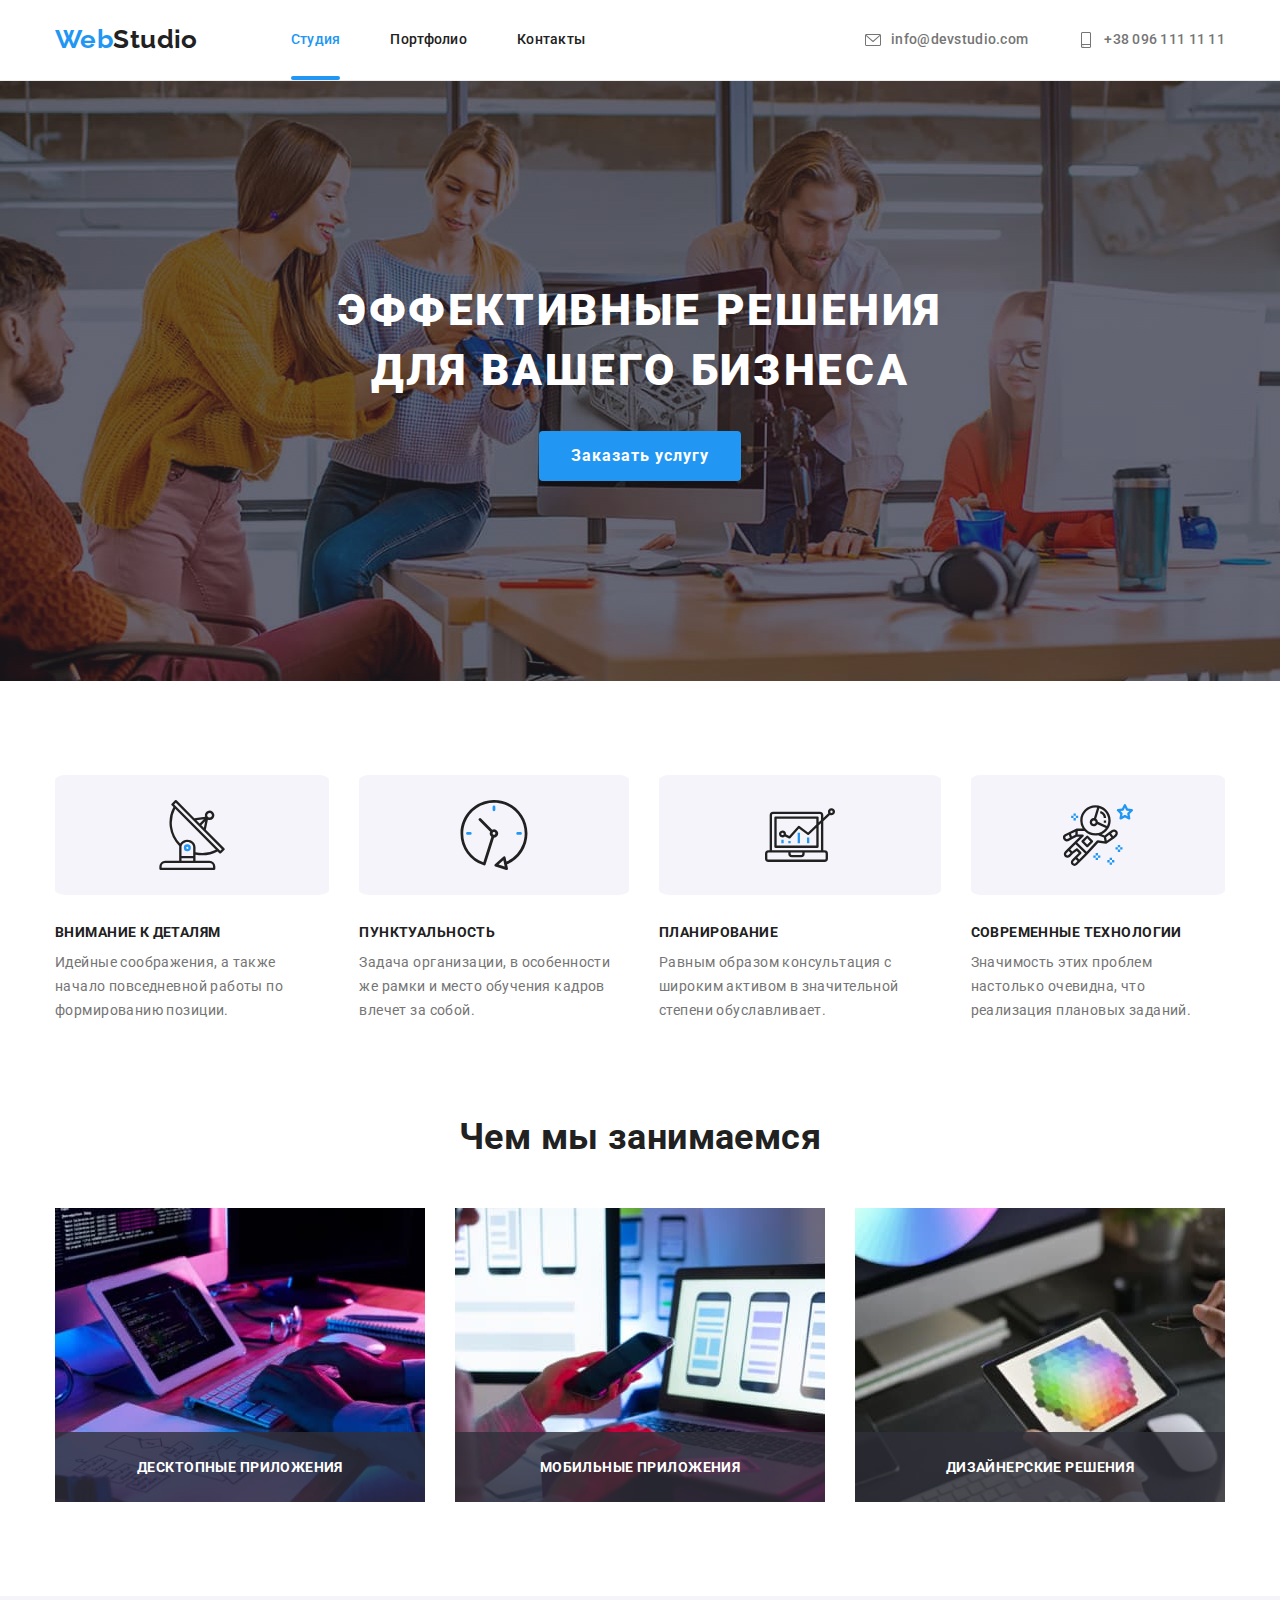
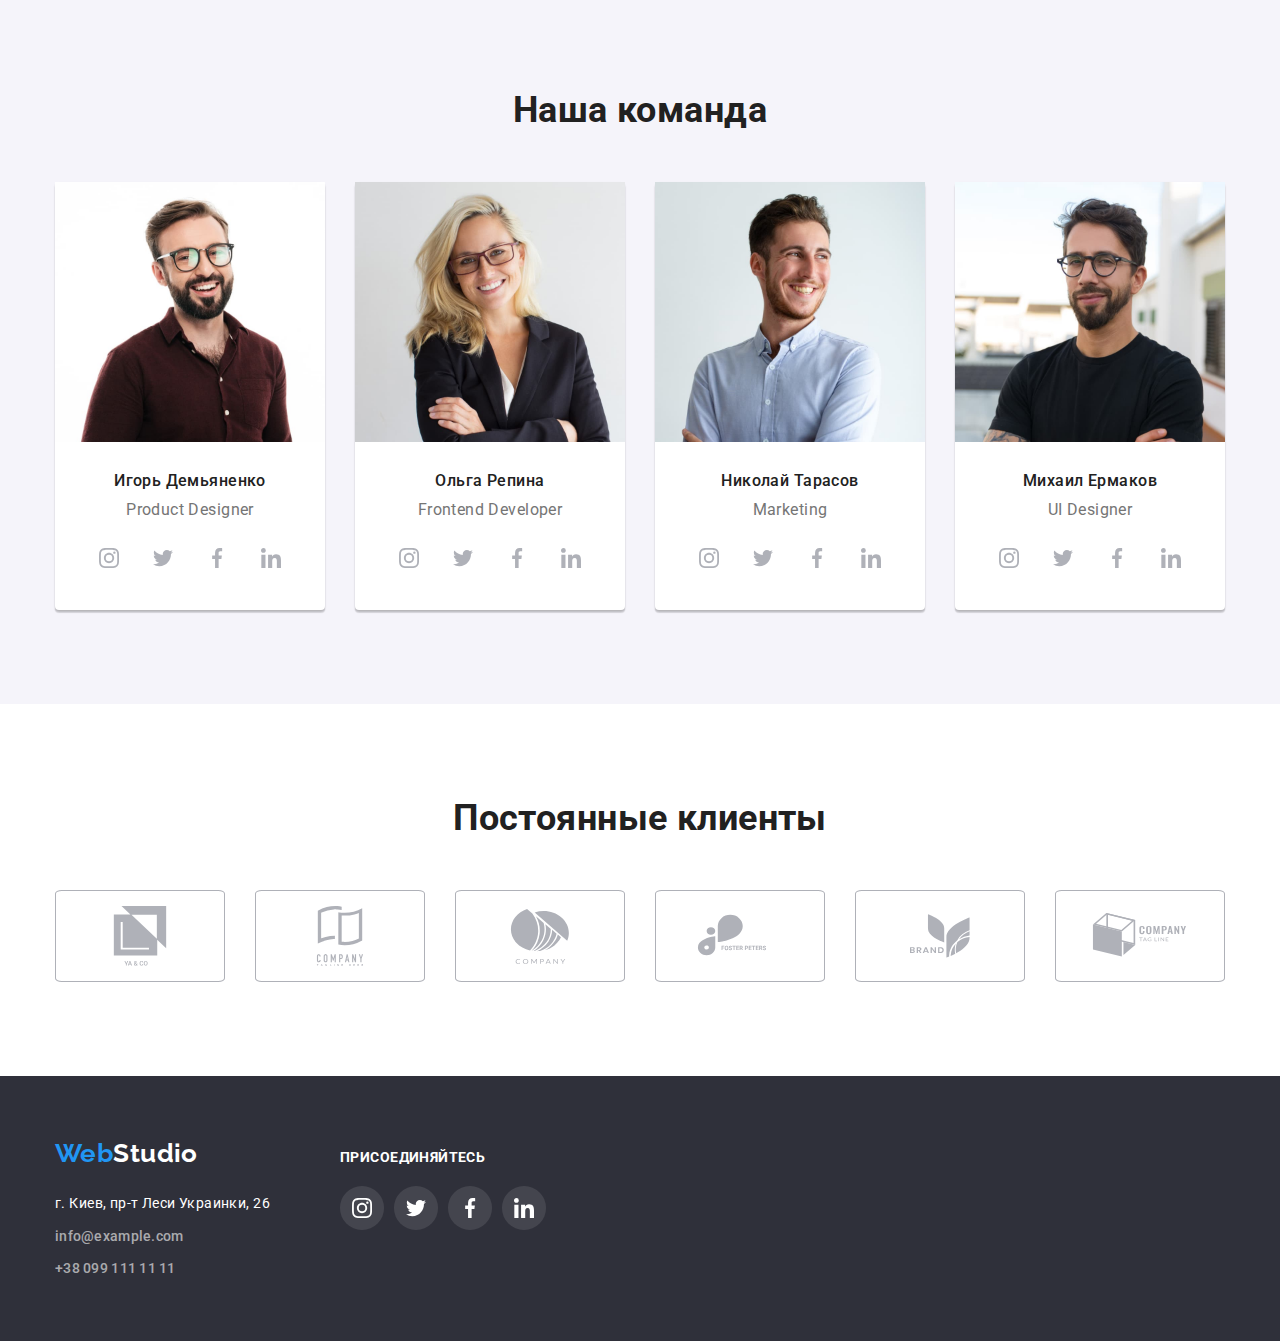
<file: index.html>
<!DOCTYPE html>
<html lang="ru">
  <head>
    <meta charset="UTF-8" />
    <meta http-equiv="X-UA-Compatible" content="IE=edge" />
    <meta name="viewport" content="width=device-width, initial-scale=1.0" />
    <title>Студия</title>
    <link rel="preconnect" href="https://fonts.googleapis.com" />
    <link rel="preconnect" href="https://fonts.gstatic.com" crossorigin />
    <link
      href="https://fonts.googleapis.com/css2?family=Raleway:wght@700&family=Roboto:wght@400;500;700;900&display=swap"
      rel="stylesheet"
    />
    <link
      rel="stylesheet"
      href="https://cdnjs.cloudflare.com/ajax/libs/modern-normalize/1.1.0/modern-normalize.min.css"
    />
    <link rel="stylesheet" href="./css/styles.css" />
  </head>
  <body>
    <header class="header">
      <div class="container-header container">
        <a class="logo" href="./index.html"
          >Web<span class="dark-theme">Studio</span></a
        >
        <nav class="navigation">
          <ul class="navigation-list">
            <li class="navigation-item">
              <a
                class="navigation-link navigation-link-active current"
                href="./index.html"
                >Студия</a
              >
            </li>
            <li class="navigation-item">
              <a class="navigation-link" href="./portfolio.html">Портфолио</a>
            </li>
            <li class="navigation-item">
              <a class="navigation-link" href="">Контакты</a>
            </li>
          </ul>
        </nav>
        <ul class="contacts-list contacts-list-header">
          <li class="contacts-item">
            <a class="contacts-link" href="mailto:info@devstudio.com"
              ><svg class="icon-contacts" width="16" height="16">
                <use href="./images/icons.svg#icon-envelope"></use></svg
              >info@devstudio.com</a
            >
          </li>
          <li class="contacts-item">
            <a class="contacts-link" href="tel:+380961111111"
              ><svg class="icon-contacts" width="16" height="20">
                <use href="./images/icons.svg#icon-smartphone"></use></svg
              >+38 096 111 11 11</a
            >
          </li>
        </ul>
      </div>
    </header>
    <main>
      <!--Герой-->
      <section class="section-hero hero-bunner">
        <div class="container">
          <h1 class="title-hero">Эффективные решения для вашего бизнеса</h1>
          <button class="button-hero" type="button" data-modal-open>
            Заказать услугу
          </button>
          <div class="backdrop is-hidden" data-modal>
            <div class="modal">
              <p class="visually-hidden">Lorem ipsum dolor sit amet.</p>
              <button class="close-modal" data-modal-close>
                <svg class="close-icon" width="18" height="18">
                  <use href="./images/icons.svg#close"></use>
                </svg>
              </button>
            </div>
          </div>
        </div>
      </section>
      <!--Особенности работы-->
      <section class="section section-work">
        <div class="container">
          <h2 class="visually-hidden">Особенности работы</h2>
          <ul class="peculiarities-list">
            <li class="peculiarities-item icon-antenna">
              <div class="peculiarities-thumb">
                <svg class="peculiarities-icon">
                  <use href="./images/icons.svg#icon-antenna"></use>
                </svg>
              </div>
              <h3 class="peculiarities-title">Внимание к деталям</h3>
              <p class="peculiarities-text">
                Идейные соображения, а также начало повседневной работы по
                формированию позиции.
              </p>
            </li>
            <li class="peculiarities-item icon-clock">
              <div class="peculiarities-thumb">
                <svg class="peculiarities-icon">
                  <use href="./images/icons.svg#icon-clock"></use>
                </svg>
              </div>
              <h3 class="peculiarities-title">Пунктуальность</h3>
              <p class="peculiarities-text">
                Задача организации, в особенности же рамки и место обучения
                кадров влечет за собой.
              </p>
            </li>
            <li class="peculiarities-item icon-diagram">
              <div class="peculiarities-thumb">
                <svg class="peculiarities-icon">
                  <use href="./images/icons.svg#icon-diagram"></use>
                </svg>
              </div>
              <h3 class="peculiarities-title">Планирование</h3>
              <p class="peculiarities-text">
                Равным образом консультация с широким активом в значительной
                степени обуславливает.
              </p>
            </li>
            <li class="peculiarities-item icon-astronaut">
              <div class="peculiarities-thumb">
                <svg class="peculiarities-icon">
                  <use href="./images/icons.svg#icon-astronaut"></use>
                </svg>
              </div>
              <h3 class="peculiarities-title">Современные технологии</h3>
              <p class="peculiarities-text">
                Значимость этих проблем настолько очевидна, что реализация
                плановых заданий.
              </p>
            </li>
          </ul>
        </div>
      </section>
      <!--Чем мы занимаемся-->
      <section class="section">
        <div class="container">
          <h2 class="work-title">Чем мы занимаемся</h2>
          <ul class="work-list">
            <li class="work-item">
              <div class="work-item-thumb">
                <img
                  src="images/img.jpg"
                  alt="блок-схема и монитор"
                  width="370"
                />
                <p class="work-animation">Десктопные приложения</p>
              </div>
            </li>
            <li class="work-item">
              <div class="work-item-thumb">
                <img src="images/img1.jpg" alt="смартфон в руке" width="370" />
                <p class="work-animation">Мобильные приложения</p>
              </div>
            </li>
            <li class="work-item">
              <div class="work-item-thumb">
                <img
                  src="images/img2.jpg"
                  alt="планшет с изображением палитры цветов"
                  width="370"
                />
                <p class="work-animation">Дизайнерские решения</p>
              </div>
            </li>
          </ul>
        </div>
      </section>
      <!--Наша команда-->
      <section class="section section-team">
        <div class="container">
          <h2 class="team-title">Наша команда</h2>
          <ul class="team-list">
            <li class="team-item">
              <img
                src="images/p-designer.jpg"
                alt="Игорь Демьяненко"
                width="270"
              />
              <div class="thumb">
                <h3 class="team-member">Игорь Демьяненко</h3>
                <p class="team-text">Product Designer</p>
                <ul class="team-socials-list">
                  <li class="button-icons">
                    <a class="team-social-link" href="#">
                      <svg class="icon" width="20" height="20">
                        <use href="./images/icons.svg#icon-instagram"></use>
                      </svg>
                    </a>
                  </li>
                  <li class="button-icons">
                    <a class="team-social-link" href="#">
                      <svg class="icon" width="20" height="20">
                        <use href="./images/icons.svg#icon-twitter"></use>
                      </svg>
                    </a>
                  </li>
                  <li class="button-icons">
                    <a class="team-social-link" href="#">
                      <svg class="icon" width="20" height="20">
                        <use href="./images/icons.svg#icon-facebook"></use>
                      </svg>
                    </a>
                  </li>
                  <li class="button-icons">
                    <a class="team-social-link" href="#">
                      <svg class="icon" width="20" height="20">
                        <use href="./images/icons.svg#icon-linkedin"></use>
                      </svg>
                    </a>
                  </li>
                </ul>
              </div>
            </li>
            <li class="team-item">
              <img
                src="images/fe-developer.jpg"
                alt="Ольга Репина"
                width="270"
              />
              <div class="thumb">
                <h3 class="team-member">Ольга Репина</h3>
                <p class="team-text">Frontend Developer</p>
                <ul class="team-socials-list">
                  <li class="button-icons">
                    <a class="team-social-link" href="#">
                      <svg class="icon" width="20" height="20">
                        <use href="./images/icons.svg#icon-instagram"></use>
                      </svg>
                    </a>
                  </li>
                  <li class="button-icons">
                    <a class="team-social-link" href="#">
                      <svg class="icon" width="20" height="20">
                        <use href="./images/icons.svg#icon-twitter"></use>
                      </svg>
                    </a>
                  </li>
                  <li class="button-icons">
                    <a class="team-social-link" href="#">
                      <svg class="icon" width="20" height="20">
                        <use href="./images/icons.svg#icon-facebook"></use>
                      </svg>
                    </a>
                  </li>
                  <li class="button-icons">
                    <a class="team-social-link" href="#">
                      <svg class="icon" width="20" height="20">
                        <use href="./images/icons.svg#icon-linkedin"></use>
                      </svg>
                    </a>
                  </li>
                </ul>
              </div>
            </li>
            <li class="team-item">
              <img
                src="images/marketing.jpg"
                alt="Николай Тарасов"
                width="270"
              />
              <div class="thumb">
                <h3 class="team-member">Николай Тарасов</h3>
                <p class="team-text">Marketing</p>
                <ul class="team-socials-list">
                  <li class="button-icons">
                    <a class="team-social-link" href="#">
                      <svg class="icon" width="20" height="20">
                        <use href="./images/icons.svg#icon-instagram"></use>
                      </svg>
                    </a>
                  </li>
                  <li class="button-icons">
                    <a class="team-social-link" href="#">
                      <svg class="icon" width="20" height="20">
                        <use href="./images/icons.svg#icon-twitter"></use>
                      </svg>
                    </a>
                  </li>
                  <li class="button-icons">
                    <a class="team-social-link" href="#">
                      <svg class="icon" width="20" height="20">
                        <use href="./images/icons.svg#icon-facebook"></use>
                      </svg>
                    </a>
                  </li>
                  <li class="button-icons">
                    <a class="team-social-link" href="#">
                      <svg class="icon" width="20" height="20">
                        <use href="./images/icons.svg#icon-linkedin"></use>
                      </svg>
                    </a>
                  </li>
                </ul>
              </div>
            </li>
            <li class="team-item">
              <img
                src="images/ui-designer.jpg"
                alt="Михаил Ермаков"
                width="270"
              />
              <div class="thumb">
                <h3 class="team-member">Михаил Ермаков</h3>
                <p class="team-text">UI Designer</p>
                <ul class="team-socials-list">
                  <li class="button-icons">
                    <a class="team-social-link" href="#">
                      <svg class="icon" width="20" height="20">
                        <use href="./images/icons.svg#icon-instagram"></use>
                      </svg>
                    </a>
                  </li>
                  <li class="button-icons">
                    <a class="team-social-link" href="#">
                      <svg class="icon" width="20" height="20">
                        <use href="./images/icons.svg#icon-twitter"></use>
                      </svg>
                    </a>
                  </li>
                  <li class="button-icons">
                    <a class="team-social-link" href="#">
                      <svg class="icon" width="20" height="20">
                        <use href="./images/icons.svg#icon-facebook"></use>
                      </svg>
                    </a>
                  </li>
                  <li class="button-icons">
                    <a class="team-social-link" href="#">
                      <svg class="icon" width="20" height="20">
                        <use href="./images/icons.svg#icon-linkedin"></use>
                      </svg>
                    </a>
                  </li>
                </ul>
              </div>
            </li>
          </ul>
        </div>
      </section>
      <!--Наши клиенты-->
      <section class="section">
        <div class="container clients">
          <h2 class="clients-title">Постоянные клиенты</h2>
          <ul class="clients-list">
            <li class="clients-item">
              <a class="clients-social-link" href="#">
                <svg class="clients-icon" width="106" height="60">
                  <use href="./images/icons.svg#icon-Logo1"></use>
                </svg>
              </a>
            </li>
            <li class="clients-item">
              <a class="clients-social-link" href="#">
                <svg class="clients-icon" width="106" height="60">
                  <use href="./images/icons.svg#icon-Logo2"></use>
                </svg>
              </a>
            </li>
            <li class="clients-item">
              <a class="clients-social-link" href="#">
                <svg class="clients-icon" width="106" height="60">
                  <use href="./images/icons.svg#icon-Logo3"></use>
                </svg>
              </a>
            </li>
            <li class="clients-item">
              <a class="clients-social-link" href="#">
                <svg class="clients-icon" width="106" height="60">
                  <use href="./images/icons.svg#icon-Logo4"></use>
                </svg>
              </a>
            </li>
            <li class="clients-item">
              <a class="clients-social-link" href="#">
                <svg class="clients-icon" width="106" height="60">
                  <use href="./images/icons.svg#icon-Logo5"></use>
                </svg>
              </a>
            </li>
            <li class="clients-item">
              <a class="clients-social-link" href="#">
                <svg class="clients-icon" width="106" height="60">
                  <use href="./images/icons.svg#icon-Logo6"></use>
                </svg>
              </a>
            </li>
          </ul>
        </div>
      </section>
    </main>
    <!--Подвал-->
    <footer>
      <div class="container container-footer">
        <div class="">
          <a class="logo" href="./index.html"
            >Web<span class="white-theme">Studio</span></a
          >
          <address class="address">
            <ul class="address-list">
              <li class="address-item">
                <a
                  class="contact-item-adress"
                  href="https://goo.gl/maps/y6xnHyguMe7NYzZM8"
                  target="_blank"
                  rel="noopener nofollow noreferrer"
                >
                  г. Киев, пр-т Леси Украинки, 26</a
                >
              </li>
              <li class="address-item">
                <a class="address-link" href="mailto:info@example.com"
                  >info@example.com</a
                >
              </li>
              <li class="address-item">
                <a class="address-link" href="tel:+380991111111"
                  >+38 099 111 11 11</a
                >
              </li>
            </ul>
          </address>
        </div>
        <div class="footer-social">
          <h3 class="social-title-footer">присоединяйтесь</h3>
          <ul class="footer-socials-list">
            <li class="footer-socials-item">
              <a class="footer-social-link" href="#">
                <svg class="footer-icon" width="20" height="20">
                  <use href="./images/icons.svg#icon-instagram"></use>
                </svg>
              </a>
            </li>
            <li class="footer-socials-item">
              <a class="footer-social-link" href="#">
                <svg class="footer-icon" width="20" height="20">
                  <use href="./images/icons.svg#icon-twitter"></use>
                </svg>
              </a>
            </li>
            <li class="footer-socials-item">
              <a class="footer-social-link" href="#">
                <svg class="footer-icon" width="20" height="20">
                  <use href="./images/icons.svg#icon-facebook"></use>
                </svg>
              </a>
            </li>
            <li class="footer-socials-item">
              <a class="footer-social-link" href="#">
                <svg class="footer-icon" width="20" height="20">
                  <use href="./images/icons.svg#icon-linkedin"></use>
                </svg>
              </a>
            </li>
          </ul>
        </div>
      </div>
    </footer>
    <script src="./js/modal.js"></script>
  </body>
</html>
</file>
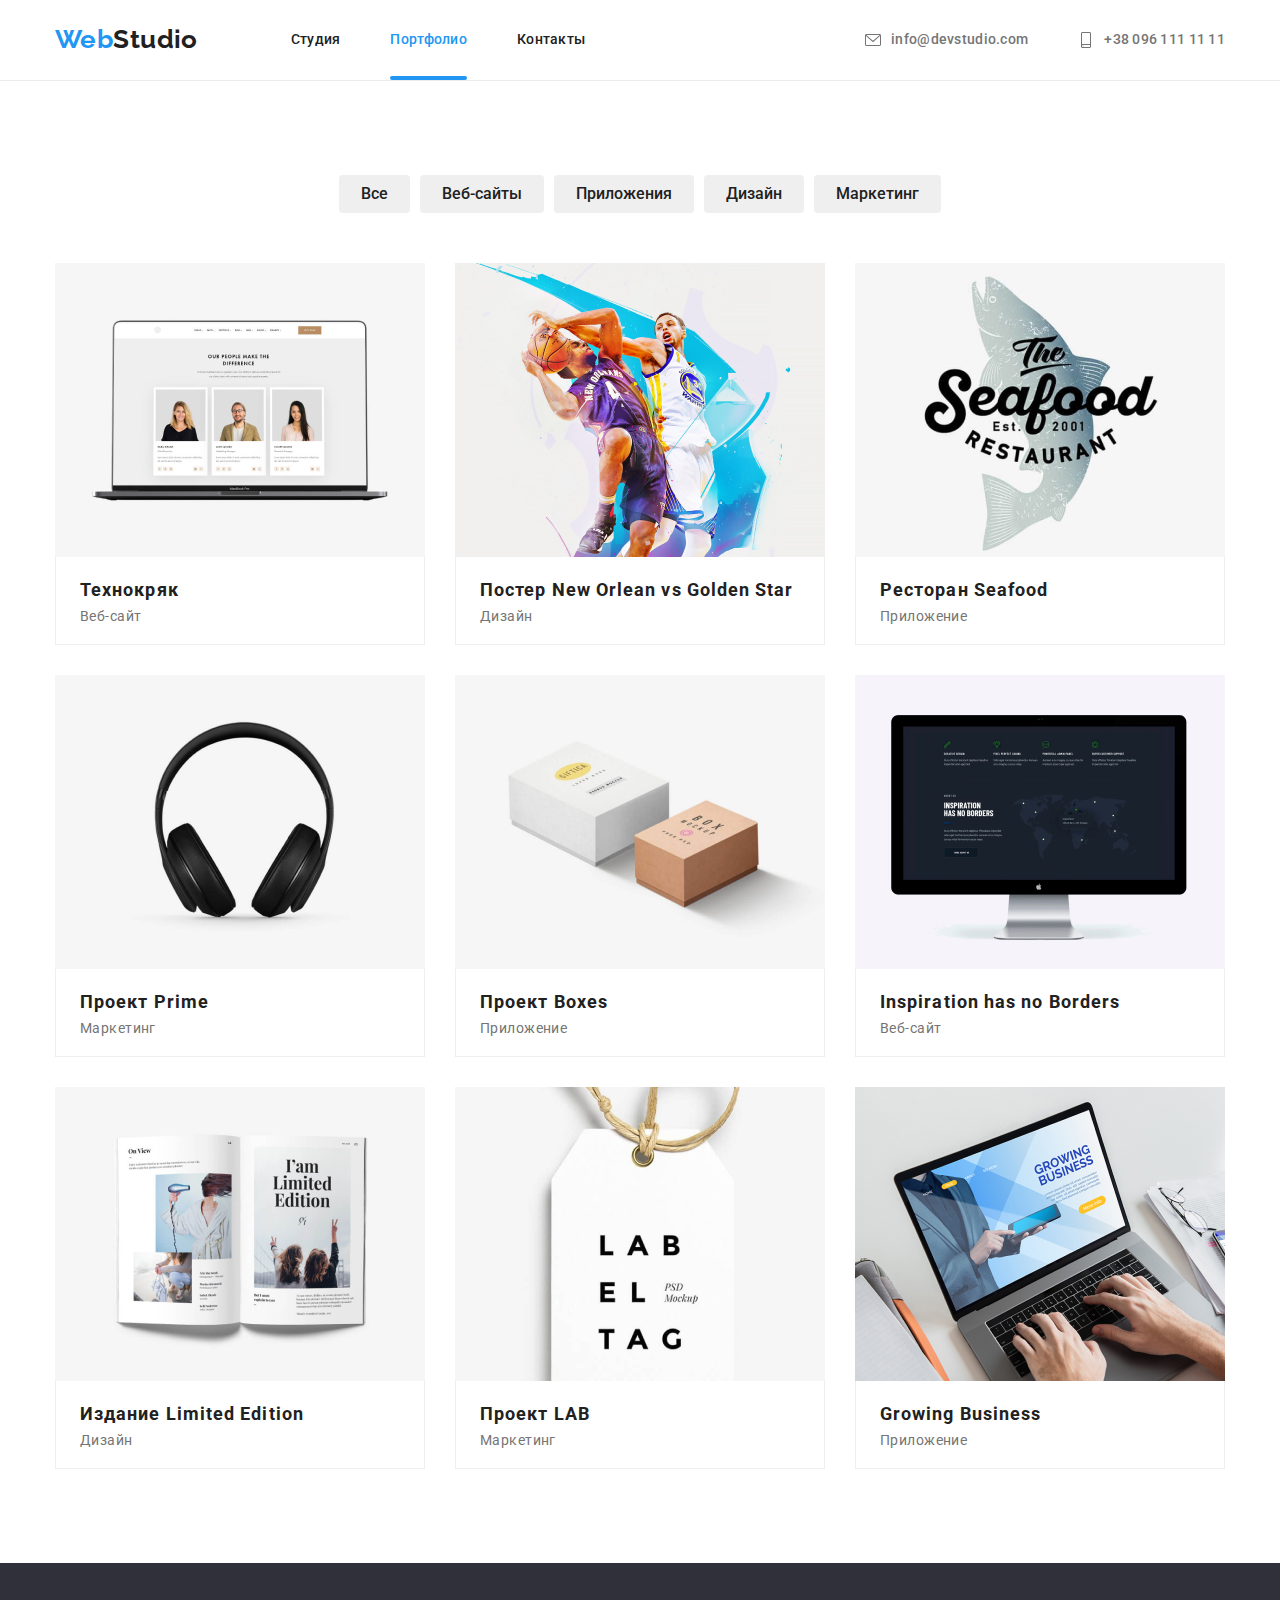
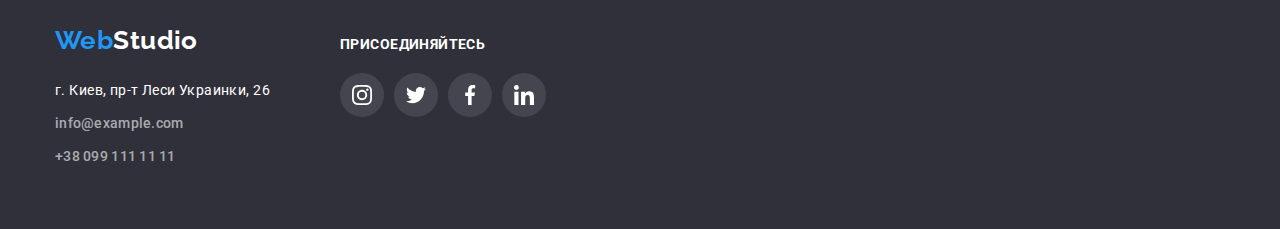
<file: portfolio.html>
<!DOCTYPE html>
<html lang="ru">
  <head>
    <meta charset="UTF-8" />
    <meta http-equiv="X-UA-Compatible" content="IE=edge" />
    <meta name="viewport" content="width=device-width, initial-scale=1.0" />
    <title>Портфолио</title>
    <link rel="preconnect" href="https://fonts.googleapis.com" />
    <link rel="preconnect" href="https://fonts.gstatic.com" crossorigin />
    <link
      href="https://fonts.googleapis.com/css2?family=Raleway:wght@700&family=Roboto:wght@400;500;700;900&display=swap"
      rel="stylesheet"
    />
    <link
      rel="stylesheet"
      href="https://cdnjs.cloudflare.com/ajax/libs/modern-normalize/1.1.0/modern-normalize.min.css"
    />
    <link rel="stylesheet" href="./css/styles.css" />
  </head>

  <body>
    <header class="header">
      <div class="container-header container">
        <a class="logo" href="./index.html"
          >Web<span class="dark-theme">Studio</span></a
        >
        <nav class="navigation">
          <ul class="navigation-list">
            <li class="navigation-item">
              <a class="navigation-link" href="./index.html">Студия</a>
            </li>
            <li class="navigation-item">
              <a
                class="navigation-link navigation-link-active current"
                href="./portfolio.html"
                >Портфолио</a
              >
            </li>
            <li class="navigation-item">
              <a class="navigation-link" href="">Контакты</a>
            </li>
          </ul>
        </nav>
        <ul class="contacts-list contacts-list-header">
          <li class="contacts-item">
            <a class="contacts-link" href="mailto:info@devstudio.com"
              ><svg class="icon-contacts" width="16" height="16">
                <use href="./images/icons.svg#icon-envelope"></use></svg
              >info@devstudio.com</a
            >
          </li>
          <li class="contacts-item">
            <a class="contacts-link" href="tel:+380961111111"
              ><svg class="icon-contacts" width="16" height="20">
                <use href="./images/icons.svg#icon-smartphone"></use></svg
              >+38 096 111 11 11</a
            >
          </li>
        </ul>
      </div>
    </header>
    <main>
      <section class="section">
        <div class="container">
          <h1 class="visually-hidden">Портфолио</h1>
          <ul class="filter-list">
            <li class="filter-item">
              <button class="filter" type="button">Все</button>
            </li>
            <li class="filter-item">
              <button class="filter" type="button">Веб-сайты</button>
            </li>
            <li class="filter-item">
              <button class="filter" type="button">Приложения</button>
            </li>
            <li class="filter-item">
              <button class="filter" type="button">Дизайн</button>
            </li>
            <li class="filter-item">
              <button class="filter" type="button">Маркетинг</button>
            </li>
          </ul>
          <ul class="projects">
            <li class="projects-item">
              <a class="projects-items-hover" href="#">
                <div class="projects-animation">
                  <img src="images/notebook.jpg" alt="Веб-сайт" width="370" />
                  <div class="animation-text">
                    <p class="animation-paragraph">
                      Технокряк это современная площадка распространения
                      коронавируса. Компании используют эту платформу для
                      цифрового шпионажа и атак на защищённые сервера
                      конкурентов.
                    </p>
                  </div>
                </div>
                <div class="thumb-projects">
                  <h2 class="projects-title">Технокряк</h2>
                  <p class="projects-text">Веб-сайт</p>
                </div>
              </a>
            </li>
            <li class="projects-item">
              <a class="projects-items-hover" href="#">
                <div class="projects-animation">
                  <img
                    src="images/poster.jpg"
                    alt="Постер New Orlean vs Golden Star"
                    width="370"
                  />
                  <div class="animation-text">
                    <p class="animation-paragraph">
                      Lorem ipsum dolor sit amet, consectetur adipiscing elit,
                      sed do eiusmod tempor incididunt ut labore
                    </p>
                  </div>
                </div>
                <div class="thumb-projects">
                  <h2 class="projects-title">
                    Постер New Orlean vs Golden Star
                  </h2>
                  <p class="projects-text">Дизайн</p>
                </div>
              </a>
            </li>
            <li class="projects-item">
              <a class="projects-items-hover" href="#">
                <div class="projects-animation">
                  <img
                    src="images/restaurant.jpg"
                    alt="Эмблема ресторана"
                    width="370"
                  />
                  <div class="animation-text">
                    <p class="animation-paragraph">
                      Lorem ipsum dolor sit amet, consectetur adipiscing elit,
                      sed do eiusmod tempor incididunt ut labore
                    </p>
                  </div>
                </div>
                <div class="thumb-projects">
                  <h2 class="projects-title">Ресторан Seafood</h2>
                  <p class="projects-text">Приложение</p>
                </div>
              </a>
            </li>
            <li class="projects-item">
              <a class="projects-items-hover" href="#">
                <div class="projects-animation">
                  <img src="images/headphones.jpg" alt="Наушники" width="370" />
                  <div class="animation-text">
                    <p class="animation-paragraph">
                      Lorem ipsum dolor sit amet, consectetur adipiscing elit,
                      sed do eiusmod tempor incididunt ut labore
                    </p>
                  </div>
                </div>
                <div class="thumb-projects">
                  <h2 class="projects-title">Проект Prime</h2>
                  <p class="projects-text">Маркетинг</p>
                </div>
              </a>
            </li>
            <li class="projects-item">
              <a class="projects-items-hover" href="#">
                <div class="projects-animation">
                  <img src="images/boxes.jpg" alt="Кубики" width="370" />
                  <div class="animation-text">
                    <p class="animation-paragraph">
                      Lorem ipsum dolor sit amet, consectetur adipiscing elit,
                      sed do eiusmod tempor incididunt ut labore
                    </p>
                  </div>
                </div>
                <div class="thumb-projects">
                  <h2 class="projects-title">Проект Boxes</h2>
                  <p class="projects-text">Приложение</p>
                </div>
              </a>
            </li>
            <li class="projects-item">
              <a class="projects-items-hover" href="#">
                <div class="projects-animation">
                  <img src="images/monitor.jpg" alt="Монитор" width="370" />
                  <div class="animation-text">
                    <p class="animation-paragraph">
                      Lorem ipsum dolor sit amet, consectetur adipiscing elit,
                      sed do eiusmod tempor incididunt ut labore
                    </p>
                  </div>
                </div>
                <div class="thumb-projects">
                  <h2 class="projects-title">Inspiration has no Borders</h2>
                  <p class="projects-text">Веб-сайт</p>
                </div>
              </a>
            </li>
            <li class="projects-item">
              <a class="projects-items-hover" href="#">
                <div class="projects-animation">
                  <img src="images/book.jpg" alt="Книга" width="370" />
                  <div class="animation-text">
                    <p class="animation-paragraph">
                      Lorem ipsum dolor sit amet, consectetur adipiscing elit,
                      sed do eiusmod tempor incididunt ut labore
                    </p>
                  </div>
                </div>
                <div class="thumb-projects">
                  <h2 class="projects-title">Издание Limited Edition</h2>
                  <p class="projects-text">Дизайн</p>
                </div>
              </a>
            </li>
            <li class="projects-item">
              <a class="projects-items-hover" href="#">
                <div class="projects-animation">
                  <img
                    src="images/progect-lab.jpg"
                    alt="Эмблема проекта LAB"
                    width="370"
                  />
                  <div class="animation-text">
                    <p class="animation-paragraph">
                      Lorem ipsum dolor sit amet, consectetur adipiscing elit,
                      sed do eiusmod tempor incididunt ut labore
                    </p>
                  </div>
                </div>
                <div class="thumb-projects">
                  <h2 class="projects-title">Проект LAB</h2>
                  <p class="projects-text">Маркетинг</p>
                </div>
              </a>
            </li>
            <li class="projects-item">
              <a class="projects-items-hover" href="#">
                <div class="projects-animation">
                  <img
                    src="images/growing-business.jpg"
                    alt="Ноутбук с изображением приложения"
                    width="370"
                  />
                  <div class="animation-text">
                    <p class="animation-paragraph">
                      Lorem ipsum dolor sit amet, consectetur adipiscing elit,
                      sed do eiusmod tempor incididunt ut labore
                    </p>
                  </div>
                </div>
                <div class="thumb-projects">
                  <h2 class="projects-title">Growing Business</h2>
                  <p class="projects-text">Приложение</p>
                </div>
              </a>
            </li>
          </ul>
        </div>
      </section>
    </main>
    <!--Подвал-->
    <footer>
      <div class="container container-footer">
        <div class="">
          <a class="logo" href="./index.html"
            >Web<span class="white-theme">Studio</span></a
          >
          <address class="address">
            <ul class="address-list">
              <li class="address-item">
                <a
                  class="contact-item-adress"
                  href="https://goo.gl/maps/y6xnHyguMe7NYzZM8"
                  target="_blank"
                  rel="noopener nofollow noreferrer"
                >
                  г. Киев, пр-т Леси Украинки, 26</a
                >
              </li>
              <li class="address-item">
                <a class="address-link" href="mailto:info@example.com"
                  >info@example.com</a
                >
              </li>
              <li class="address-item">
                <a class="address-link" href="tel:+380991111111"
                  >+38 099 111 11 11</a
                >
              </li>
            </ul>
          </address>
        </div>
        <div class="footer-social">
          <h3 class="social-title-footer">присоединяйтесь</h3>
          <ul class="footer-socials-list">
            <li class="footer-socials-item">
              <a class="footer-social-link" href="#">
                <svg class="footer-icon" width="20" height="20">
                  <use href="./images/icons.svg#icon-instagram"></use>
                </svg>
              </a>
            </li>
            <li class="footer-socials-item">
              <a class="footer-social-link" href="#">
                <svg class="footer-icon" width="20" height="20">
                  <use href="./images/icons.svg#icon-twitter"></use>
                </svg>
              </a>
            </li>
            <li class="footer-socials-item">
              <a class="footer-social-link" href="#">
                <svg class="footer-icon" width="20" height="20">
                  <use href="./images/icons.svg#icon-facebook"></use>
                </svg>
              </a>
            </li>
            <li class="footer-socials-item">
              <a class="footer-social-link" href="#">
                <svg class="footer-icon" width="20" height="20">
                  <use href="./images/icons.svg#icon-linkedin"></use>
                </svg>
              </a>
            </li>
          </ul>
        </div>
      </div>
    </footer>
  </body>
</html>
</file>
<file: css/styles.css>
:root {
  --secondary-color: #212121;
  --primary-color: #757575;
  --accent-color: #2196f3;
  --white-color: #ffffff;
  --top-line-bg: #ffffff;
  --icon-backdround: #f5f4fa;
  --background-color: #2f303a;
  --white-bg: #ffffff;
  --container-bg: #eeeeee;
}

body {
  font-family: Roboto, sans-serif;
  letter-spacing: 0.03em;
  font-size: 14px;
  /*width: 1600px;*/
  margin: 0 auto;
}

h1,
h2,
h3,
p,
ul {
  margin: 0;
}

ul {
  padding: 0;
  list-style: none;
}

a {
  text-decoration: none;
}
img {
  display: block;
  max-width: 100%;
  height: auto;
}

/*list-style*/
.navigation-item,
.contacts-item,
.address-item,
.peculiarities-item,
.projects-item,
.team-item,
.work-item,
.filter-item {
  list-style: none;
}

/*logo*/
.logo,
.dark-theme,
.white-theme {
  font-family: Raleway;
  font-weight: 700;
  font-size: 26px;
  line-height: 1.38;
  text-decoration: none;
}

.logo {
  color: var(--accent-color);
}

.dark-theme {
  color: var(--secondary-color);
}

.white-theme {
  color: var(--white-color);
}

/*link*/

.navigation-link {
  height: 100%;
  display: flex;
  align-items: center;
  position: relative;
}
.address-link,
.navigation-link,
.contacts-link {
  font-weight: 500;
  line-height: 1.14;
  letter-spacing: 0.02em;
  text-decoration: none;
  transition: color 250ms cubic-bezier(0.4, 0, 0.2, 1);
}

.navigation-link {
  color: var(--secondary-color);
}

.navigation-link-active {
  color: var(--accent-color);
}

.navigation-link-active::after {
  content: "";
  position: absolute;
  height: 4px;
  border-radius: 2px;
  width: 100%;
  bottom: 0;
  left: 0;
  background: var(--accent-color);
}

.navigation-link.current {
  color: var(--accent-color);
}

.navigation-link {
  padding: 32px 0;
  color: var(--secondary-color);
  display: block;
}
.contacts-link {
  color: var(--primary-color);
}
.address-link {
  color: rgba(255, 255, 255, 0.6);
}
.address,
.contact-item-adress {
  font-style: normal;
  font-weight: 400;
  line-height: 1.71;
  text-decoration: none;
  margin-top: 20px;
  color: var(--white-color);
  transition: color 250ms cubic-bezier(0.4, 0, 0.2, 1);
}

.contact-item-adress:focus,
.contact-item-adress:hover,
.address-item:hover,
.address-item:focus,
.address-link:hover,
.address-link:focus,
.navigation-link:focus,
.navigation-link:hover,
.contacts-link:focus,
.contacts-link:hover {
  color: var(--accent-color);
}

.title-hero {
  font-weight: 900;
  font-size: 44px;
  line-height: 1.36;
  letter-spacing: 0.06em;
  text-transform: uppercase;
  width: 696px;
  margin: 0 auto;
  text-align: center;
  color: var(--white-color);
}

.button-hero {
  font-weight: 700;
  font-size: 16px;
  line-height: 1.87;
  align-items: center;
  text-align: center;
  letter-spacing: 0.06em;
  cursor: pointer;
  min-width: 200px;
  margin: 0 auto;
  margin-top: 30px;
  padding: 10px 29px;
  display: block;
  padding: 10px 32px;
  box-shadow: 0px 4px 4px rgba(0, 0, 0, 0.15);
  border: none;
  border-radius: 4px;
  color: var(--white-color);
  background-color: var(--accent-color);
}

.peculiarities-title {
  font-weight: 700;
  font-size: 14px;
  line-height: 1.14;
  text-transform: uppercase;
  color: var(--secondary-color);
}

.peculiarities-text,
.team-text,
.projects-text {
  color: var(--primary-color);
}

/*visible h2*/
.team-title,
.work-title,
.clients-title {
  text-align: center;
  font-weight: 700;
  font-size: 36px;
  line-height: 1.16;
  color: var(--secondary-color);
}

.peculiarities-text {
  font-size: 14px;
  line-height: 1.71;
  letter-spacing: 0.03em;
}

.team-member {
  font-weight: 500;
  font-size: 16px;
  line-height: 1.18;
  color: var(--secondary-color);
}
.team-text {
  font-weight: 400;
  font-size: 16px;
  line-height: 1.18;
}

/*visually-hidden h2*/
.visually-hidden {
  position: absolute;
  clip: rect(0 0 0 0);
  width: 1px;
  height: 1px;
  margin: -1px;
}

.social-title-footer {
  font-weight: 700;
  font-size: 14px;
  line-height: 1.14;
  text-transform: uppercase;
  color: var(--white-color);
}

.filter {
  font-weight: 500;
  font-size: 16px;
  line-height: 1.62;
  text-align: center;
  border: none;
  border-radius: 4px;
  padding: 6px 22px;
  cursor: pointer;
  color: var(--secondary-color);
  transition: color 250ms cubic-bezier(0.4, 0, 0.2, 1),
    background-color 250ms cubic-bezier(0.4, 0, 0.2, 1),
    box-shadow 250ms cubic-bezier(0.4, 0, 0.2, 1);
}
.filter:hover,
.filter:focus {
  background-color: var(--accent-color);
  color: var(--white-color);
  box-shadow: 0px 3px 1px rgba(0, 0, 0, 0.1), 0px 1px 2px rgba(0, 0, 0, 0.08),
    0px 2px 2px rgba(0, 0, 0, 0.12);
}

.filter-list {
  display: flex;
  justify-content: center;
}

.projects-title {
  font-size: 18px;
  line-height: 2;
  letter-spacing: 0.06em;
  color: var(--secondary-color);
}

/* bloks*/
.container {
  width: 1200px;
  margin: 0 auto;
  padding: 0 15px;
}
.section {
  padding: 94px 0;
}

.header {
  border-bottom-width: 1px;
  border-bottom-style: solid;
  border-bottom-color: #ececec;
}

.container-header {
  display: flex;
  align-items: center;
}

.navigation {
  margin-left: 93px;
}

.navigation-list {
  display: flex;
}

.navigation-item:not(:last-child) {
  margin-right: 50px;
}

.contacts-list {
  align-items: center;
  display: flex;
  margin-left: auto;
}

.contacts-item:not(:last-child) {
  margin-right: 50px;
}

.section-hero {
  background-color: var(--background-color);
  padding: 200px 0;
}

.hero-bunner {
  max-width: 1600px;
  height: 600px;
  margin-left: auto;
  margin-right: auto;
  background-image: linear-gradient(
      to left,
      rgba(47, 48, 58, 0.4),
      rgba(47, 48, 58, 0.4)
    ),
    url(../images/hero-baner.jpg);
  background-repeat: no-repeat;
  background-position: center;
  background-size: cover;
}
.peculiarities {
  margin: 0 auto;
}

.peculiarities-list {
  display: flex;
}

.peculiarities-item:not(:last-child) {
  margin-right: 30px;
}

.peculiarities-title {
  box-sizing: content-box;
  margin-bottom: 10px;
}

.section-work {
  padding-bottom: 0;
}

.work-title {
  text-align: center;
}
.work-list {
  margin-top: 50px;
  display: flex;
}

.work-item:not(:last-child) {
  margin-right: 30px;
}

.section-team {
  background: #f5f4fa;
}

.team-title {
  margin: 0;
}

.team-list {
  display: flex;
  flex-wrap: wrap;
  margin-top: 50px;
}

.team-member {
  margin-bottom: 10px;
}
.thumb {
  padding: 30px 0;
}

.team-item:not(:last-child) {
  margin-right: 30px;
}

.team-item {
  background-color: var(--white-bg);
  border-radius: 4px;
  box-shadow: 0px 3px 1px rgba(0, 0, 0, 0.1), 0px 1px 2px rgba(0, 0, 0, 0.08),
    0px 2px 2px rgba(0, 0, 0, 0.12);
  text-align: center;
}

footer {
  background-color: var(--background-color);
  padding: 60px 0;
}

.address-item:not(:last-child) {
  margin-bottom: 9px;
}

.filter-item:not(:last-child) {
  margin-right: 10px;
}

.projects {
  margin-top: 50px;
  display: flex;
  flex-wrap: wrap;
  align-items: center;
  justify-content: space-between;
}

.projects-item:nth-child(-n + 6) {
  margin-bottom: 30px;
}

.thumb-projects {
  margin-top: -5px;
  padding: 20px 24px;
  border-right: 1px solid #eeeeee;
  border-bottom: 1px solid #eeeeee;
  border-left: 1px solid #eeeeee;
  background: var(--white-bg);
}

.projects-titel {
  margin-bottom: 4px;
}

/*Sprits*/

.peculiarities-thumb {
  height: 120px;
  margin-bottom: 30px;
  border-radius: 4%;
  display: flex;
  justify-content: center;
  align-items: center;
  background-color: var(--icon-backdround);
}

.peculiarities-icon {
  width: 70px;
  height: 70px;
}

.team-socials-list {
  display: flex;
  justify-content: center;
  align-items: center;
  margin-top: 16px;
}

.button-icons {
  padding: 0;
  border: none;
  background-color: #fff;
  align-items: center;
}

.team-social-link {
  display: flex;
  width: 44px;
  height: 44px;
  align-items: center;
  justify-content: center;
  border-radius: 50%;
  transition: background-color 250ms cubic-bezier(0.4, 0, 0.2, 1);
}

.team-social-link:hover,
.team-social-link:focus {
  background-color: var(--accent-color);
}

.team-social-link:hover .icon,
.team-social-link:focus .icon {
  fill: #fff;
}

.button-icons:not(:last-child) {
  margin-right: 10px;
}

.icon,
.clients-icon {
  fill: #afb1b8;
  transition: fill 250ms cubic-bezier(0.4, 0, 0.2, 1);
}
.clients-list {
  display: flex;
  justify-content: center;
  align-items: center;
  margin-top: 50px;
}

.clients-item {
  padding: 0;
  border-radius: 4%;
  align-items: center;
}

.clients-item:not(:last-child) {
  margin-right: 30px;
}

.clients-social-link {
  display: flex;
  width: 170px;
  height: 92px;
  align-items: center;
  justify-content: center;
  border: 1px solid #afb1b8;
  border-radius: 4%;
  transition: color 250ms cubic-bezier(0.4, 0, 0.2, 1),
    border-color 250ms cubic-bezier(0.4, 0, 0.2, 1),
    box-shadow 250ms cubic-bezier(0.4, 0, 0.2, 1);
}

.clients-social-link:hover,
.clients-social-link:focus {
  border-color: var(--accent-color);
}

.clients-social-link:hover .clients-icon,
.clients-social-link:focus .clients-icon {
  fill: var(--accent-color);
}

.contacts-link {
  display: flex;
  align-items: center;
}
.contacts-item {
  padding: 0;
}
.icon-contacts {
  margin-right: 10px;
  fill: var(--primary-color);
}

.contacts-link:hover .icon-contacts,
.contacts-link:focus .icon-contacts {
  fill: var(--accent-color);
}

.container-footer {
  display: flex;
  align-items: baseline;
}

.footer-social {
  display: block;
  margin-left: 70px;
}

.footer-socials-list {
  display: flex;
  align-items: center;
  justify-content: center;
  margin-top: 20px;
}

.footer-socials-item {
  padding: 0;
  align-items: center;
  border-radius: 50%;
  background-image: linear-gradient(
    to left,
    rgba(255, 255, 255, 10%),
    rgba(255, 255, 255, 10%)
  );
}

.footer-social-link:hover,
.footer-social-link:focus {
  background-image: linear-gradient(
    to left,
    var(--accent-color),
    var(--accent-color)
  );
}

.footer-socials-item:not(:last-child) {
  margin-right: 10px;
}

.footer-social-link {
  display: flex;
  width: 44px;
  height: 44px;
  align-items: center;
  justify-content: center;
  border-radius: 50%;
  transition: background-color 250ms cubic-bezier(0.4, 0, 0.2, 1);
}
.footer-icon {
  fill: #fff;
}

.projects-items-hover {
  display: block;
}

.projects-items-hover:hover,
.projects-items-hover:focus {
  box-shadow: 0px 1px 1px rgba(0, 0, 0, 0.12), 0px 4px 4px rgba(0, 0, 0, 0.06),
    1px 4px 6px rgba(0, 0, 0, 0.16);
}

/*animations*/
.modal-animation {
  position: relative;
}

.backdrop {
  top: 0;
  left: 0;
  width: 100%;
  height: 100%;
  background: rgba(0, 0, 0, 0.2);
  position: fixed;
  opacity: 1;
  transition: opacity 250ms cubic-bezier(0.4, 0, 0.2, 1);
}

.is-hidden {
  visibility: hidden;
  opacity: 0;
  pointer-events: none;
}

.is-hidden .modal {
  transform: translateY(200%) scale(2);
}

.modal {
  position: absolute;
  min-width: 528px;
  min-height: 581px;
  background: #ffffff;
  border-radius: 4px;
  top: 50%;
  left: 50%;
  box-shadow: 0px 1px 3px rgba(0, 0, 0, 0.12), 0px 1px 1px rgba(0, 0, 0, 0.14),
    0px 2px 1px rgba(0, 0, 0, 0.2);
  transform: translate(-50%, -50%) scale(1);
  transition: transform 250ms cubic-bezier(0.4, 0, 0.2, 1);
}

.close-modal {
  position: absolute;
  width: 30px;
  height: 30px;
  border-width: 1px;
  border-radius: 50%;
  border-color: rgba(0, 0, 0, 0.1);
  background-color: #fff;
  margin: 0;
  top: 8px;
  right: 8px;
  cursor: pointer;
  display: flex;
  align-items: center;
  justify-content: center;
}

.work-item-thumb {
  position: relative;
}

.work-animation {
  display: flex;
  font-weight: 700;
  line-height: 1.14px;
  align-items: center;
  justify-content: center;
  text-transform: uppercase;
  position: absolute;
  bottom: 0;
  left: 0;
  right: 0;
  height: 70px;
  color: #ffffff;
  background: rgba(47, 48, 58, 0.8);
}

.projects-animation {
  position: relative;
  overflow: hidden;
  display: block;
}

.animation-text {
  position: absolute;
  bottom: 0;
  display: flex;
  flex-wrap: wrap;
  align-items: center;
  justify-content: center;
  transform: translateY(+100%);
  transition: transform 250ms cubic-bezier(0.4, 0, 0.2, 1);
  width: 100%;
  height: 100%;
  padding: 63px 24px;
  background-color: rgba(33, 150, 243, 0.9);
}

.animation-paragraph {
  font-weight: normal;
  font-size: 18px;
  line-height: 1.56;
  color: #ffffff;
}

.projects-items-hover:hover .animation-text,
.projects-items-hover:focus .animation-text {
  transform: translateY(0%);
}
</file>
